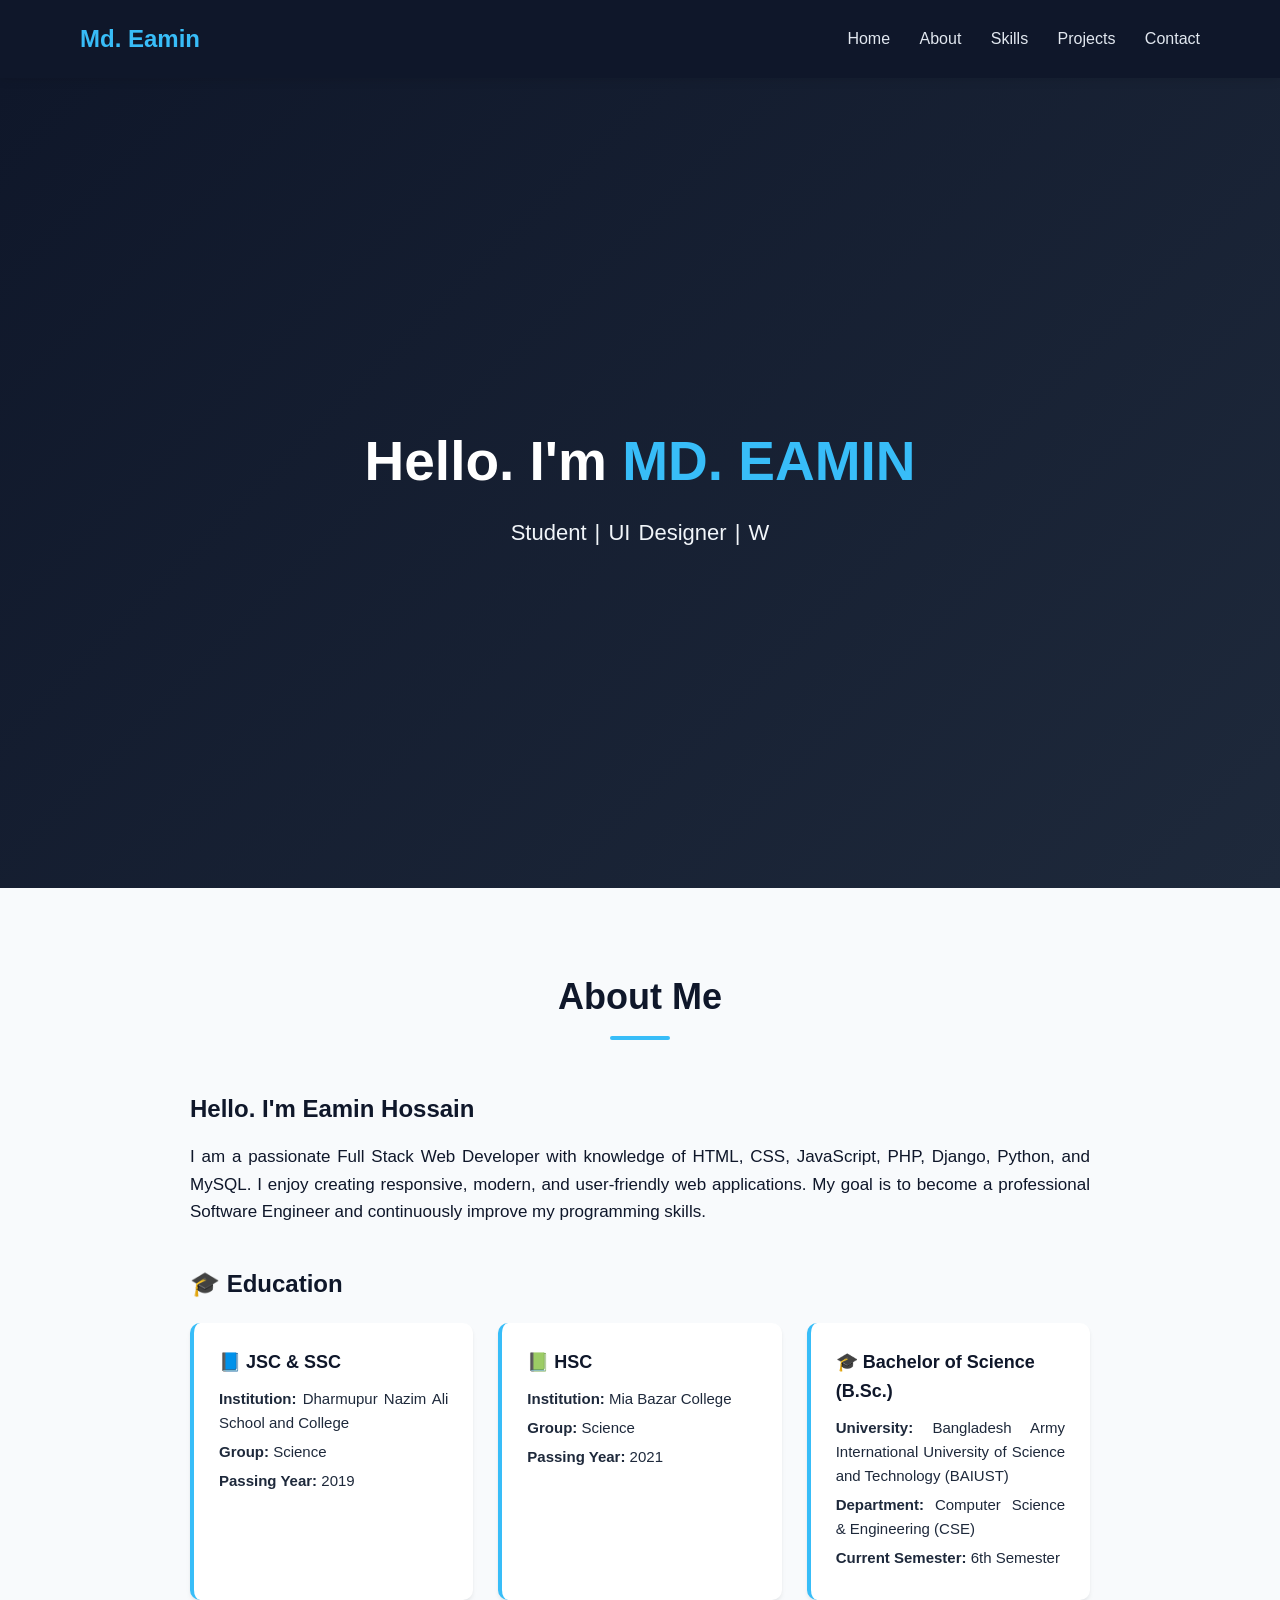
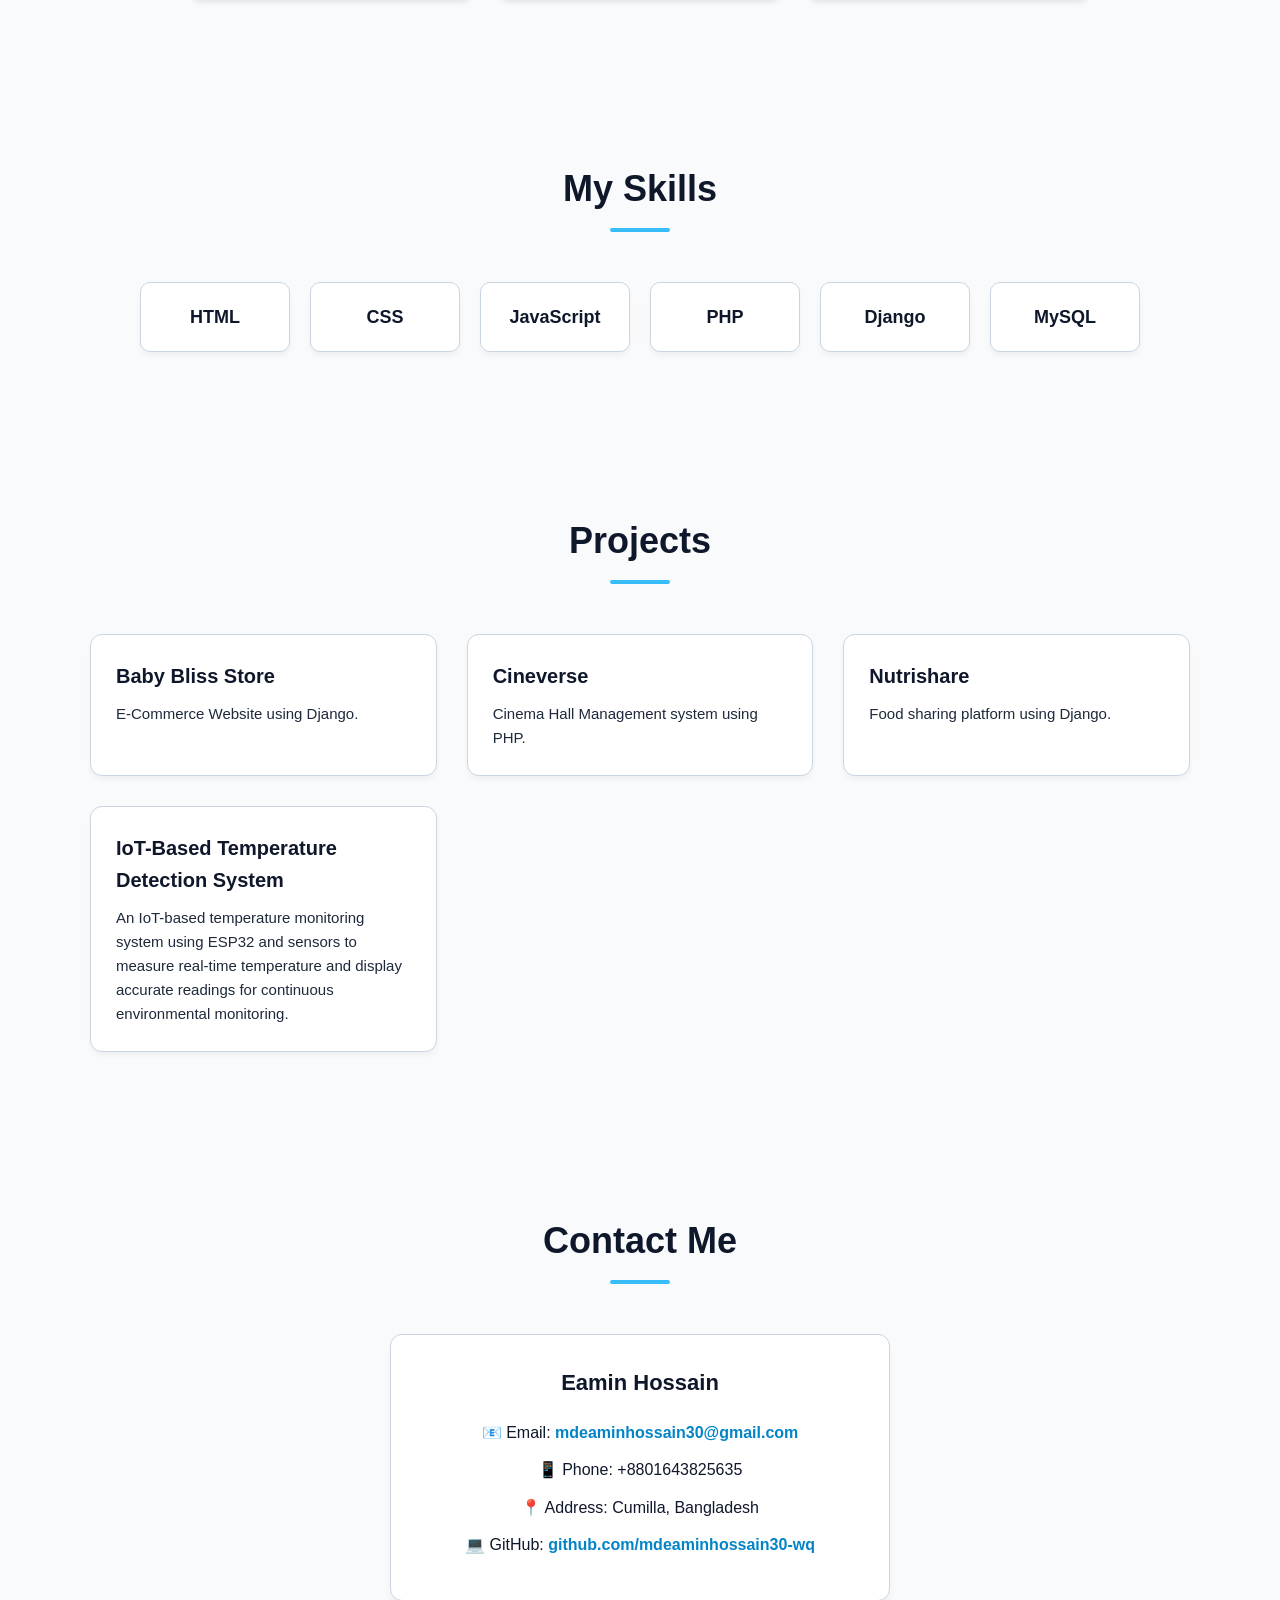
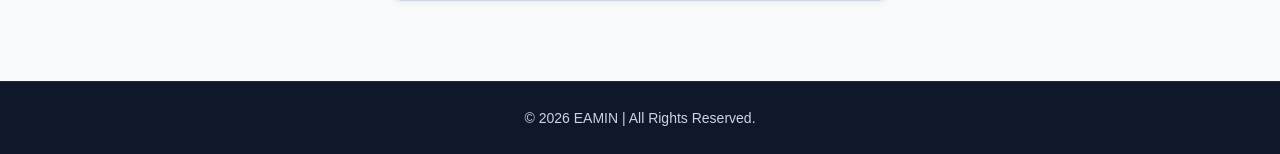
<file: index.html>
<!DOCTYPE html>
<html lang="en">
<head>
    <meta charset="UTF-8">
    <meta name="viewport" content="width=device-width, initial-scale=1.0">
    <title>My Portfolio</title>
    <link rel="stylesheet" href="port.css">
</head>
<body>

    <!-- Header Section -->
    <header>
        <h2>Md. Eamin</h2>
        <nav>
            <a href="#">Home</a>
            <a href="#about">About</a>
            <a href="#skills">Skills</a>
            <a href="#projects">Projects</a>
            <a href="#contact">Contact</a>
        </nav>
    </header>

    <!-- Hero Section -->
    <section class="hero">
        <div>
            <h1>Hello. I'm <span>MD. EAMIN</span></h1>
            <p>Student | UI Designer| Web Developer</p>
        </div>
    </section>

    <!-- About Section -->
    <section id="about">
        <h2 class="title">About Me</h2>
        
        <div class="about-content">
            <h3>Hello. I'm Eamin Hossain</h3>
            <p>
                I am a passionate Full Stack Web Developer with knowledge of
                HTML, CSS, JavaScript, PHP, Django, Python, and MySQL.
                I enjoy creating responsive, modern, and user-friendly web applications.
                My goal is to become a professional Software Engineer and continuously
                improve my programming skills.
            </p>
            
            <h3>🎓 Education</h3>
            <div class="education">
                <div class="edu-box">
                    <h4>📘 JSC & SSC</h4>
                    <p><strong>Institution:</strong> Dharmupur Nazim Ali School and College</p>
                    <p><strong>Group:</strong> Science</p>
                    <p><strong>Passing Year:</strong> 2019</p>
                </div>

                <div class="edu-box">
                    <h4>📗 HSC</h4>
                    <p><strong>Institution:</strong> Mia Bazar College</p>
                    <p><strong>Group:</strong> Science</p>
                    <p><strong>Passing Year:</strong> 2021</p>
                </div>

                <div class="edu-box">
                    <h4>🎓 Bachelor of Science (B.Sc.)</h4>
                    <p><strong>University:</strong> Bangladesh Army International University of Science and Technology (BAIUST)</p>
                    <p><strong>Department:</strong> Computer Science & Engineering (CSE)</p>
                    <p><strong>Current Semester:</strong> 6th Semester</p>
                </div>
            </div>
        </div>
    </section>

    <!-- Skills Section -->
    <section id="skills">
        <h2 class="title">My Skills</h2>
        <div class="skills-container">
            <div class="skill"><h3>HTML</h3></div>
            <div class="skill"><h3>CSS</h3></div>
            <div class="skill"><h3>JavaScript</h3></div>
            <div class="skill"><h3>PHP</h3></div>
            <div class="skill"><h3>Django</h3></div>
            <div class="skill"><h3>MySQL</h3></div>
        </div>
    </section>

    <!-- Projects Section -->
    <section id="projects">
        <h2 class="title">Projects</h2>
        <div class="projects-container">
            <div class="card">
                <div class="card-content">
                    <h3>Baby Bliss Store</h3>
                    <p>E-Commerce Website using Django.</p>
                </div>
            </div>

            <div class="card">
                <div class="card-content">
                    <h3>Cineverse</h3>
                    <p>Cinema Hall Management system using PHP.</p>
                </div>
            </div>

            <div class="card">
                <div class="card-content">
                    <h3>Nutrishare</h3>
                    <p>Food sharing platform using Django.</p>
                </div>
            </div>
             <div class="card">
                <div class="card-content">
                    <h3>IoT-Based Temperature Detection System</h3>
                    <p>An IoT-based temperature monitoring system using ESP32 and sensors to measure real-time temperature and display accurate readings for continuous environmental monitoring.</p>
                </div>
            </div>
        </div>
    </section>

    <!-- Contact Section -->
    <section id="contact">
        <h2 class="title">Contact Me</h2>
        <div class="contact-content">
            <h3>Eamin Hossain</h3>
            <p>📧 Email: <a href="mailto:mdeaminhossain30@gmail.com">mdeaminhossain30@gmail.com</a></p>
            <p>📱 Phone: +8801643825635</p>
            <p>📍 Address: Cumilla, Bangladesh</p>
            <p>💻 GitHub: <a href="https://github.com/mdeaminhossain30-wq" target="_blank">github.com/mdeaminhossain30-wq</a></p>
        </div>
    </section>

    <!-- Footer Section -->
    <footer>
        <p>© 2026 EAMIN | All Rights Reserved.</p>
    </footer>
<script src="script.js"></script>
</body>
</html>
</file>
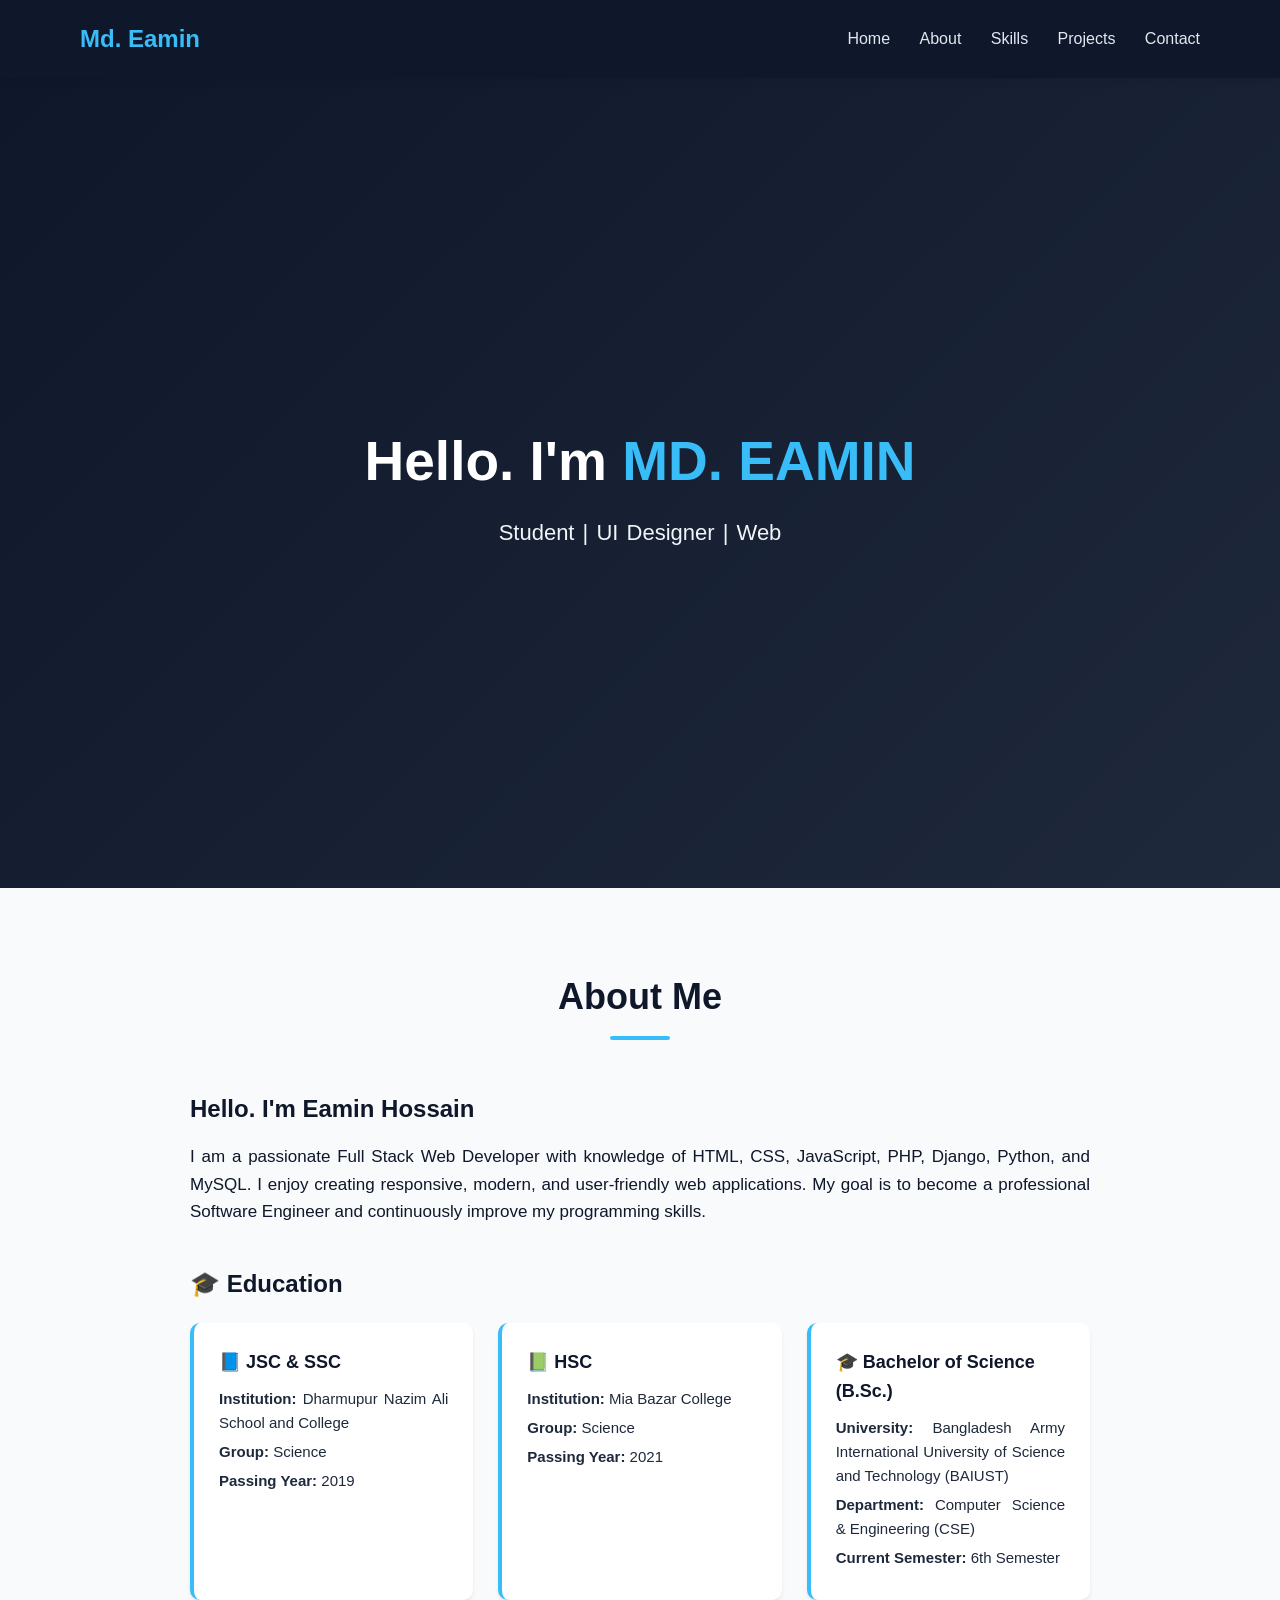
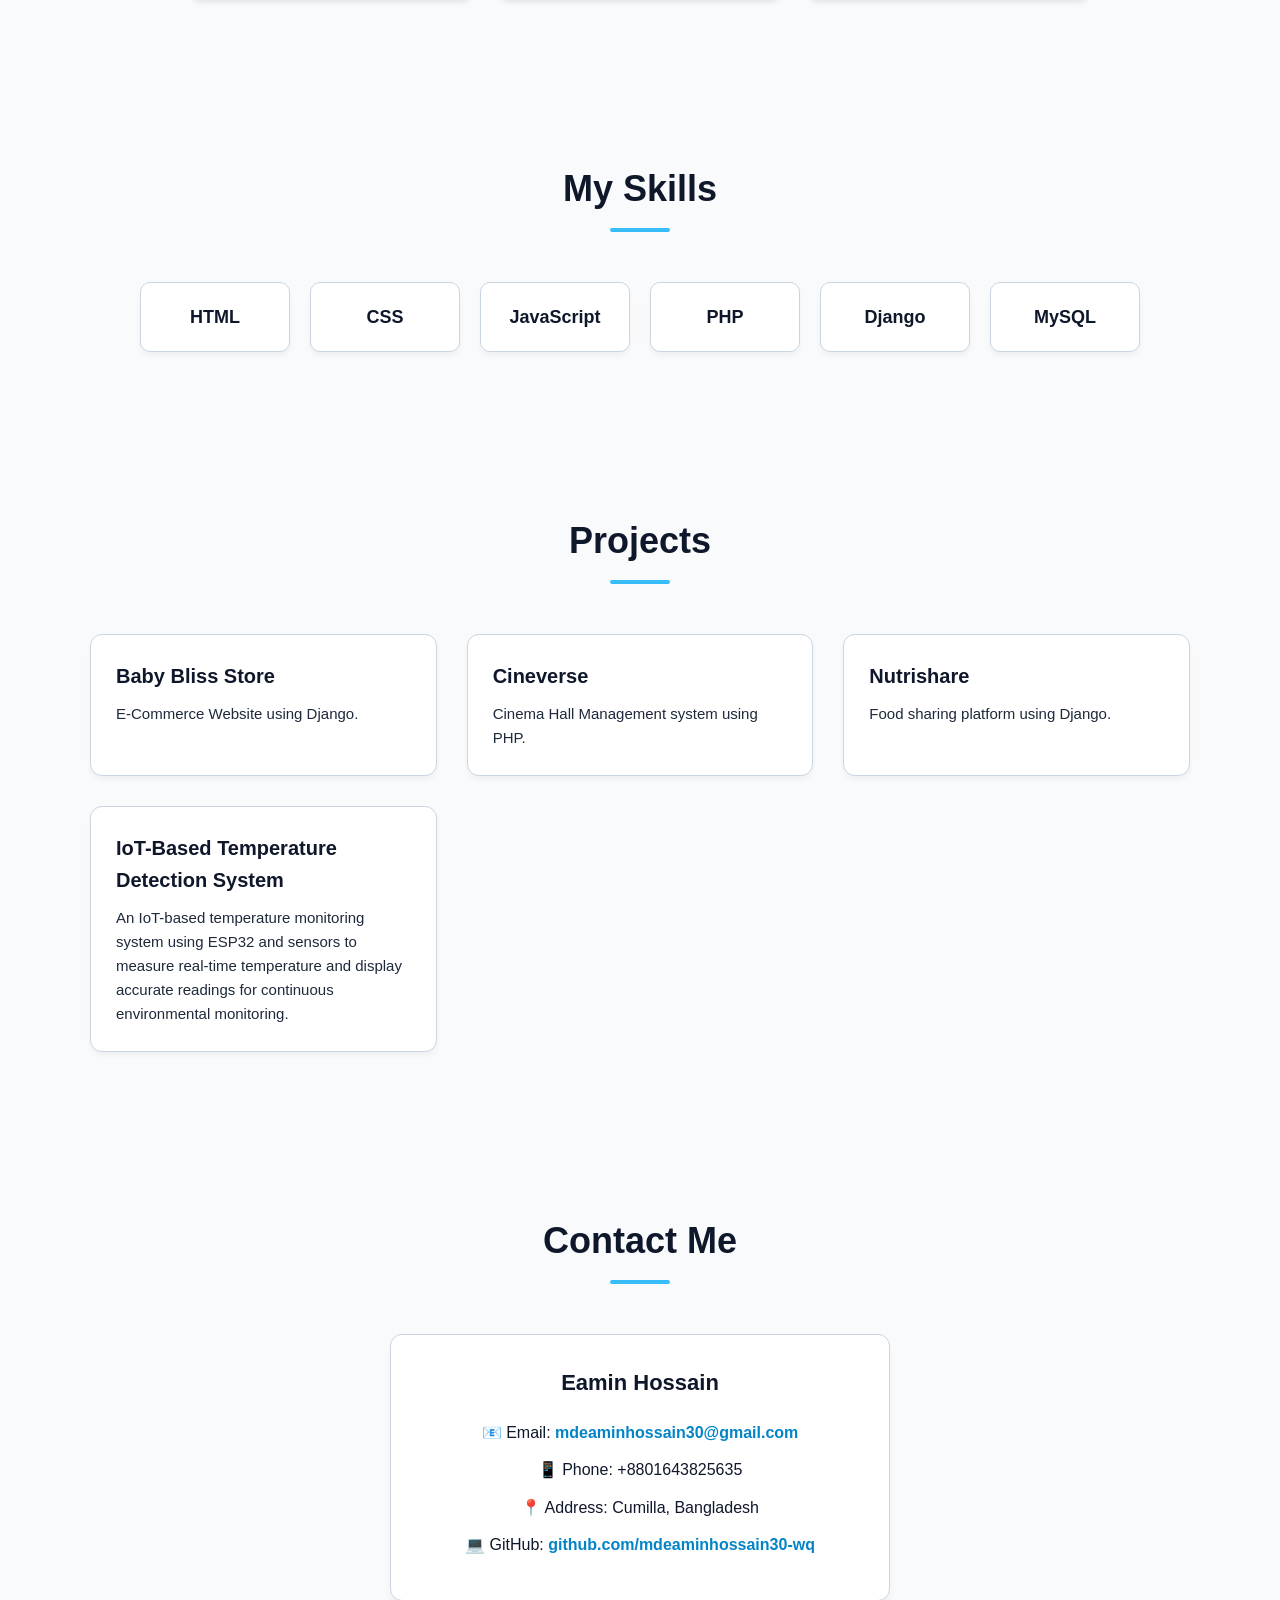
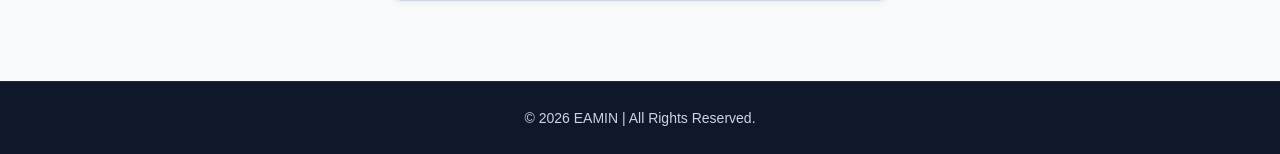
<file: port.html>
<!DOCTYPE html>
<html lang="en">
<head>
    <meta charset="UTF-8">
    <meta name="viewport" content="width=device-width, initial-scale=1.0">
    <title>My Portfolio</title>
    <link rel="stylesheet" href="port.css">
</head>
<body>

    <!-- Header Section -->
    <header>
        <h2>Md. Eamin</h2>
        <nav>
            <a href="#">Home</a>
            <a href="#about">About</a>
            <a href="#skills">Skills</a>
            <a href="#projects">Projects</a>
            <a href="#contact">Contact</a>
        </nav>
    </header>

    <!-- Hero Section -->
    <section class="hero">
        <div>
            <h1>Hello. I'm <span>MD. EAMIN</span></h1>
            <p>Student | UI Designer| Web Developer</p>
        </div>
    </section>

    <!-- About Section -->
    <section id="about">
        <h2 class="title">About Me</h2>
        
        <div class="about-content">
            <h3>Hello. I'm Eamin Hossain</h3>
            <p>
                I am a passionate Full Stack Web Developer with knowledge of
                HTML, CSS, JavaScript, PHP, Django, Python, and MySQL.
                I enjoy creating responsive, modern, and user-friendly web applications.
                My goal is to become a professional Software Engineer and continuously
                improve my programming skills.
            </p>
            
            <h3>🎓 Education</h3>
            <div class="education">
                <div class="edu-box">
                    <h4>📘 JSC & SSC</h4>
                    <p><strong>Institution:</strong> Dharmupur Nazim Ali School and College</p>
                    <p><strong>Group:</strong> Science</p>
                    <p><strong>Passing Year:</strong> 2019</p>
                </div>

                <div class="edu-box">
                    <h4>📗 HSC</h4>
                    <p><strong>Institution:</strong> Mia Bazar College</p>
                    <p><strong>Group:</strong> Science</p>
                    <p><strong>Passing Year:</strong> 2021</p>
                </div>

                <div class="edu-box">
                    <h4>🎓 Bachelor of Science (B.Sc.)</h4>
                    <p><strong>University:</strong> Bangladesh Army International University of Science and Technology (BAIUST)</p>
                    <p><strong>Department:</strong> Computer Science & Engineering (CSE)</p>
                    <p><strong>Current Semester:</strong> 6th Semester</p>
                </div>
            </div>
        </div>
    </section>

    <!-- Skills Section -->
    <section id="skills">
        <h2 class="title">My Skills</h2>
        <div class="skills-container">
            <div class="skill"><h3>HTML</h3></div>
            <div class="skill"><h3>CSS</h3></div>
            <div class="skill"><h3>JavaScript</h3></div>
            <div class="skill"><h3>PHP</h3></div>
            <div class="skill"><h3>Django</h3></div>
            <div class="skill"><h3>MySQL</h3></div>
        </div>
    </section>

    <!-- Projects Section -->
    <section id="projects">
        <h2 class="title">Projects</h2>
        <div class="projects-container">
            <div class="card">
                <div class="card-content">
                    <h3>Baby Bliss Store</h3>
                    <p>E-Commerce Website using Django.</p>
                </div>
            </div>

            <div class="card">
                <div class="card-content">
                    <h3>Cineverse</h3>
                    <p>Cinema Hall Management system using PHP.</p>
                </div>
            </div>

            <div class="card">
                <div class="card-content">
                    <h3>Nutrishare</h3>
                    <p>Food sharing platform using Django.</p>
                </div>
            </div>
             <div class="card">
                <div class="card-content">
                    <h3>IoT-Based Temperature Detection System</h3>
                    <p>An IoT-based temperature monitoring system using ESP32 and sensors to measure real-time temperature and display accurate readings for continuous environmental monitoring.</p>
                </div>
            </div>
        </div>
    </section>

    <!-- Contact Section -->
    <section id="contact">
        <h2 class="title">Contact Me</h2>
        <div class="contact-content">
            <h3>Eamin Hossain</h3>
            <p>📧 Email: <a href="mailto:mdeaminhossain30@gmail.com">mdeaminhossain30@gmail.com</a></p>
            <p>📱 Phone: +8801643825635</p>
            <p>📍 Address: Cumilla, Bangladesh</p>
            <p>💻 GitHub: <a href="https://github.com/mdeaminhossain30-wq" target="_blank">github.com/mdeaminhossain30-wq</a></p>
        </div>
    </section>

    <!-- Footer Section -->
    <footer>
        <p>© 2026 EAMIN | All Rights Reserved.</p>
    </footer>
<script src="script.js"></script>
</body>
</html>
</file>
<file: port.css>
* {
    margin: 0;
    padding: 0;
    box-sizing: border-box;
    font-family: Arial, Helvetica, sans-serif;
}

html {
    scroll-behavior: smooth;
}

body {
    background: #f8fafc; 
    color: #1e293b; /* মূল বডি টেক্সট আরও ডার্ক করা হয়েছে */
    line-height: 1.6;
}

/* Header Section */
header {
    background: #0f172a;
    color: white;
    padding: 20px 80px;
    display: flex;
    justify-content: space-between;
    align-items: center;
    position: sticky;
    top: 0;
    z-index: 1000;
    box-shadow: 0 2px 10px rgba(0, 0, 0, 0.1);
}

header h2 {
    color: #38bdf8;
    font-size: 24px;
}

nav a {
    color: #e2e8f0; /* নেভিগেশন লিংক আরও উজ্জ্বল ডার্ক ব্যাকগ্রাউন্ডের জন্য */
    text-decoration: none;
    margin-left: 25px;
    font-weight: 500;
    transition: .3s;
}

nav a:hover {
    color: #38bdf8;
}

/* Hero Section */
.hero {
    height: 90vh;
    display: flex;
    justify-content: center;
    align-items: center;
    text-align: center;
    background: linear-gradient(135deg, #0f172a, #1e293b);
    color: white;
    padding: 0 20px;
}

.hero h1 {
    font-size: 55px;
    margin-bottom: 10px;
}

.hero span {
    color: #38bdf8;
}

.hero p {
    font-size: 22px;
    color: #f1f5f9; /* হিরো সেকশনের সাবটাইটেল আরও স্পষ্ট করা হয়েছে */
    word-spacing: 2px;
}

/* Global Section Style */
section {
    padding: 80px 80px;
}

.title {
    text-align: center;
    font-size: 36px;
    margin-bottom: 50px;
    color: #0f172a; /* সেকশন টাইটেল একদম ডার্ক */
    position: relative;
}

.title::after {
    content: '';
    display: block;
    width: 60px;
    height: 4px;
    background: #38bdf8;
    margin: 10px auto 0 auto;
    border-radius: 2px;
}

/* About Section */
.about-content {
    max-width: 900px;
    margin: 0 auto;
}

.about-content h3 {
    font-size: 24px;
    color: #0f172a; /* গাঢ় কালো */
    margin-bottom: 15px;
}

.about-content p {
    font-size: 17px;
    color: #0f172a; /* প্যারাগ্রাফের লেখা একদম ডার্ক করা হলো */
    margin-bottom: 40px;
    text-align: justify;
}

/* Education Layout */
.education {
    display: grid;
    grid-template-columns: repeat(auto-fit, minmax(250px, 1fr));
    gap: 25px;
    margin-top: 20px;
}

.edu-box {
    background: white;
    padding: 25px;
    border-radius: 10px;
    box-shadow: 0 4px 6px -1px rgba(0, 0, 0, 0.05), 0 2px 4px -1px rgba(0, 0, 0, 0.06);
    border-left: 4px solid #38bdf8;
    transition: .3s;
}

.edu-box:hover {
    transform: translateY(-5px);
    box-shadow: 0 10px 15px -3px rgba(0, 0, 0, 0.1);
}

.edu-box h4 {
    color: #0f172a; /* এডুকেশন টাইটেল ডার্ক */
    font-size: 18px;
    margin-bottom: 10px;
}

.edu-box p {
    font-size: 15px;
    margin-bottom: 5px;
    color: #1e293b; /* ভেতরের টেক্সট ডার্ক করা হয়েছে */
}

/* Skills Section */
.skills-container {
    display: grid;
    grid-template-columns: repeat(auto-fit, minmax(150px, 1fr));
    gap: 20px;
    max-width: 1000px;
    margin: 0 auto;
}

.skill {
    background: white;
    padding: 20px;
    text-align: center;
    border-radius: 10px;
    box-shadow: 0 4px 6px -1px rgba(0, 0, 0, 0.05);
    transition: .3s;
    border: 1px solid #cbd5e1;
}

.skill h3 {
    font-size: 18px;
    color: #0f172a; /* স্কিল টেক্সট ডার্ক */
}

.skill:hover {
    transform: translateY(-5px);
    background: #38bdf8;
    border-color: #38bdf8;
}

.skill:hover h3 {
    color: white; /* হোভার করলে লেখাটি সাদা দেখাবে */
}

/* Projects Section */
.projects-container {
    display: grid;
    grid-template-columns: repeat(auto-fit, minmax(280px, 1fr));
    gap: 30px;
    max-width: 1100px;
    margin: 0 auto;
}

.card {
    background: white;
    border-radius: 12px;
    overflow: hidden;
    box-shadow: 0 4px 6px -1px rgba(0, 0, 0, 0.05);
    transition: .3s;
    border: 1px solid #cbd5e1;
}

.card:hover {
    transform: translateY(-8px);
    box-shadow: 0 20px 25px -5px rgba(0, 0, 0, 0.1);
}

.card-content {
    padding: 25px;
}

.card-content h3 {
    font-size: 20px;
    color: #0f172a; /* প্রজেক্টের নাম ডার্ক */
    margin-bottom: 10px;
}

.card-content p {
    font-size: 15px;
    color: #1e293b; /* প্রজেক্টের বিবরণ ডার্ক */
}

/* Contact Section */
.contact-content {
    max-width: 500px;
    margin: 0 auto;
    background: white;
    padding: 30px;
    border-radius: 12px;
    box-shadow: 0 4px 6px -1px rgba(0, 0, 0, 0.05);
    text-align: center;
    border: 1px solid #cbd5e1;
}

.contact-content h3 {
    font-size: 22px;
    color: #0f172a; /* নাম ডার্ক */
    margin-bottom: 20px;
}

.contact-content p {
    font-size: 16px;
    margin-bottom: 12px;
    color: #0f172a; /* কন্টাক্ট ডিটেইলস একদম স্পষ্ট ও ডার্ক */
}

.contact-content a {
    color: #0284c7;
    text-decoration: none;
    font-weight: bold;
}

.contact-content a:hover {
    text-decoration: underline;
}

/* Footer Section */
footer {
    background: #0f172a;
    color: #cbd5e1;
    text-align: center;
    padding: 25px;
    font-size: 14px;
    border-top: 1px solid #1e293b;
}

/* Responsive Design */
@media (max-width: 768px) {
    header {
        flex-direction: column;
        padding: 20px;
    }

    nav {
        margin-top: 15px;
    }
    
    nav a {
        margin: 0 10px;
    }

    .hero h1 {
        font-size: 38px;
    }
    
    .hero p {
        font-size: 18px;
    }

    section {
        padding: 60px 20px;
    }
    
    .title {
        font-size: 28px;
    }
}
</file>
